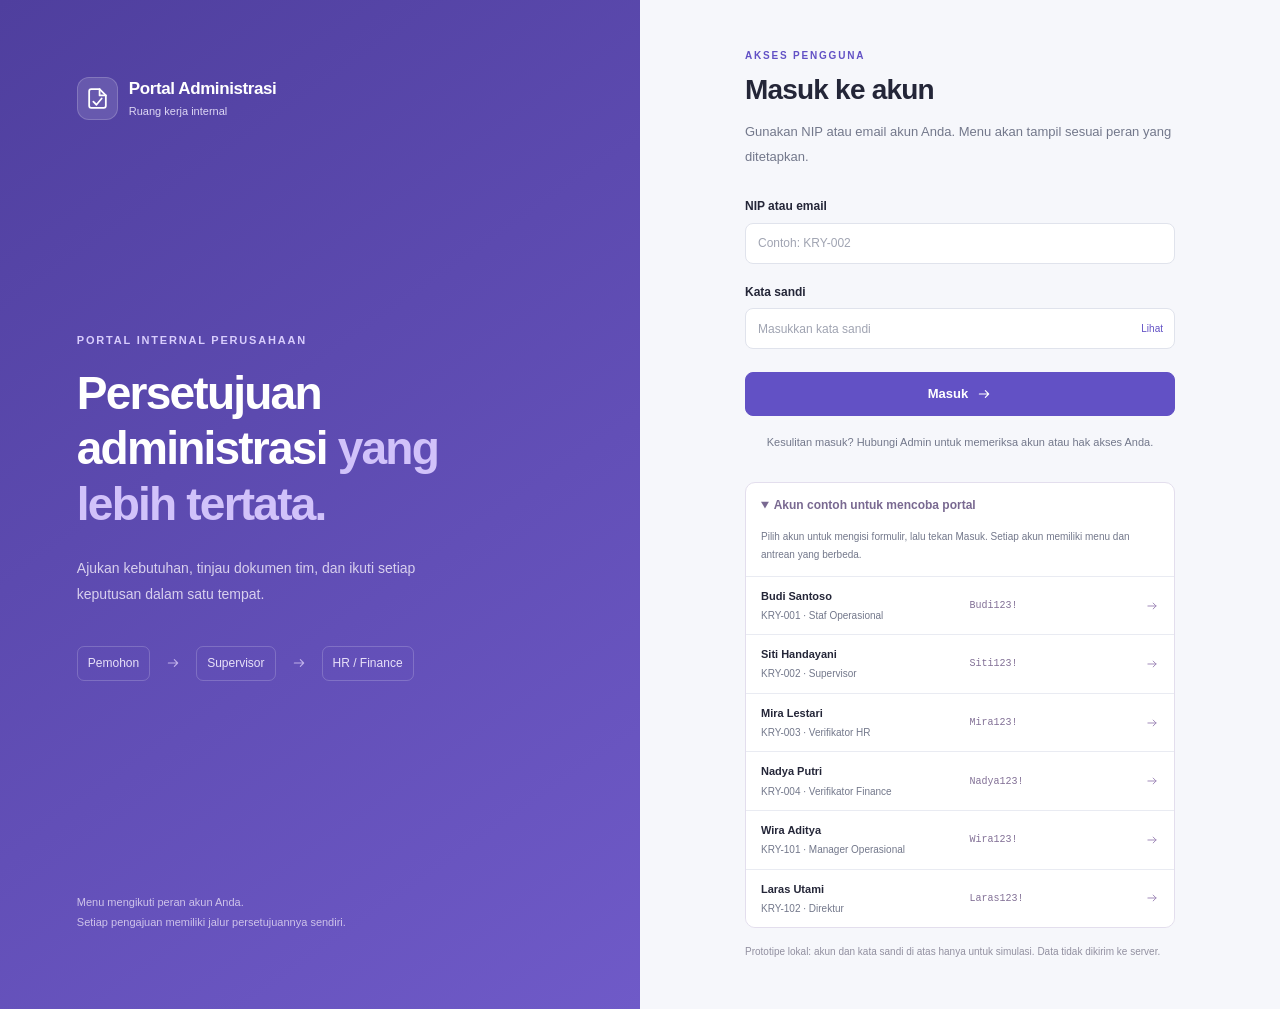
<file: index.html>
<!DOCTYPE html>
<html lang="id">
<head>
  <meta charset="UTF-8">
  <meta name="viewport" content="width=device-width, initial-scale=1.0">
  <meta name="description" content="Portal administrasi dengan menu dan antrean persetujuan sesuai peran akun.">
  <meta name="theme-color" content="#6251c5">
  <title>Portal Administrasi</title>
  <link rel="stylesheet" href="assets/portal.css">
  <script src="assets/portal.js" defer></script>
</head>
<body>
<svg class="sprite" xmlns="http://www.w3.org/2000/svg" aria-hidden="true">
    <defs>
      <symbol id="i-check-file" viewBox="0 0 24 24"><path d="M14 3H6a2 2 0 0 0-2 2v14a2 2 0 0 0 2 2h12a2 2 0 0 0 2-2V9z"/><path d="M14 3v6h6M8 15l3 3 5-6"/></symbol>
      <symbol id="i-user" viewBox="0 0 24 24"><circle cx="12" cy="8" r="4"/><path d="M5 21v-2a7 7 0 0 1 14 0v2"/></symbol>
      <symbol id="i-inbox" viewBox="0 0 24 24"><path d="M4 4h16l2 11v5H2v-5zM2 15h6l2 3h4l2-3h6M8 8h8M9 11h6"/></symbol>
      <symbol id="i-briefcase" viewBox="0 0 24 24"><rect x="3" y="7" width="18" height="14" rx="2"/><path d="M8 7V3h8v4M3 12a22 22 0 0 0 18 0M10 13v3h4v-3"/></symbol>
      <symbol id="i-settings" viewBox="0 0 24 24"><path d="m9 3-.6 2.3-2 .9L4 5.6 2 9l1.7 1.8v2.4L2 15l2 3.4 2.4-.6 2 .9L9 21h6l.6-2.3 2-.9 2.4.6 2-3.4-1.7-1.8v-2.4L22 9l-2-3.4-2.4.6-2-.9L15 3z"/><circle cx="12" cy="12" r="3"/></symbol>
      <symbol id="i-help" viewBox="0 0 24 24"><circle cx="12" cy="12" r="9"/><path d="M9.1 9a3 3 0 0 1 5.8 1c0 2-3 2-3 4M12 17h.01"/></symbol>
      <symbol id="i-arrow" viewBox="0 0 24 24"><path d="M5 12h14m-5-5 5 5-5 5"/></symbol>
      <symbol id="i-chevron" viewBox="0 0 24 24"><path d="m9 5 7 7-7 7"/></symbol>
      <symbol id="i-calendar" viewBox="0 0 24 24"><rect x="3" y="5" width="18" height="16" rx="2"/><path d="M16 3v4M8 3v4M3 11h18M8 15h2M14 15h2"/></symbol>
      <symbol id="i-download" viewBox="0 0 24 24"><path d="M12 3v12m-5-5 5 5 5-5M4 16v5h16v-5"/></symbol>
      <symbol id="i-clock" viewBox="0 0 24 24"><circle cx="12" cy="12" r="9"/><path d="M12 7v5l3 2"/></symbol>
      <symbol id="i-check" viewBox="0 0 24 24"><path d="m5 12 4 4L19 6"/></symbol>
      <symbol id="i-check-circle" viewBox="0 0 24 24"><circle cx="12" cy="12" r="9"/><path d="m8 12 3 3 5-6"/></symbol>
      <symbol id="i-return" viewBox="0 0 24 24"><path d="m8 5-5 5 5 5M3 10h11a6 6 0 0 1 0 12"/></symbol>
      <symbol id="i-close" viewBox="0 0 24 24"><path d="m6 6 12 12M6 18 18 6"/></symbol>
      <symbol id="i-search" viewBox="0 0 24 24"><circle cx="10.5" cy="10.5" r="6.5"/><path d="m16 16 5 5"/></symbol>
      <symbol id="i-file" viewBox="0 0 24 24"><path d="M14 3H6a2 2 0 0 0-2 2v14a2 2 0 0 0 2 2h12a2 2 0 0 0 2-2V9zM14 3v6h6M8 13h8M8 17h5"/></symbol>
      <symbol id="i-wallet" viewBox="0 0 24 24"><path d="M20 8V5H5a3 3 0 0 0 0 6h16v10H5a3 3 0 0 1-3-3V8m19 6h-6v4h6"/><path d="M16 5V2L5 5"/></symbol>
      <symbol id="i-shield" viewBox="0 0 24 24"><path d="m12 3 8 3v6c0 5-8 9-8 9s-8-4-8-9V6zM8 12l3 3 5-6"/></symbol>
      <symbol id="i-menu" viewBox="0 0 24 24"><path d="M4 6h16M4 12h16M4 18h16"/></symbol>
      <symbol id="i-logout" viewBox="0 0 24 24"><path d="M9 4H4v16h5M9 12h12m-4-4 4 4-4 4"/></symbol>
      <symbol id="i-paperclip" viewBox="0 0 24 24"><path d="m8 13 7-7a3 3 0 0 1 4 4L9 20a5 5 0 0 1-7-7L13 2m-8 14 11-11"/></symbol>
    </defs>
  </svg>
  <a class="skip-link" href="#main-content">Lewati ke konten utama</a>
  <div id="app"></div>
  <div id="dialog-root"></div>
  <div class="toast" id="toast" hidden><svg class="icon" aria-hidden="true"><use href="#i-check-circle"/></svg><span id="toast-message" role="status" aria-live="polite" aria-atomic="true"></span><button class="icon-button" id="dismiss-toast" type="button" aria-label="Tutup pemberitahuan"><svg class="icon" aria-hidden="true"><use href="#i-close"/></svg></button></div>
  <noscript>Aktifkan JavaScript untuk masuk ke akun dan menggunakan portal administrasi.</noscript>
</body>
</html>
</file>
<file: assets/portal.css>
:root {
      color-scheme: light;
      --bg: #f6f7fb; --surface: #fff; --ink: #242638; --muted: #73788b;
      --line: #e9ebf2; --purple: #6251c5; --purple-dark: #4d3ca7;
      --purple-soft: #f0edfc; --green: #238668; --amber: #a86b15; --red: #bf4a5a;
      --radius: 16px; --shadow: 0 4px 20px #24263804;
    }
    * { box-sizing: border-box; }
    body { margin: 0; background: var(--bg); color: var(--ink); font: 14px/1.55 "Inter", "Segoe UI", Arial, sans-serif; }
    button, input, select, textarea { font: inherit; }
    button, a, input, select, textarea { -webkit-tap-highlight-color: transparent; }
    button, select { cursor: pointer; }
    button { color: inherit; }
    button, a { touch-action: manipulation; }
    a { color: inherit; text-decoration: none; }
    button { border: 0; }
    button:disabled { cursor: wait; opacity: .6; }
    :focus-visible { outline: 3px solid #a99ce9; outline-offset: 4px; }
    [hidden] { display: none !important; }
    h1, h2, h3, p { margin: 0; }
    .icon { width: 20px; height: 20px; flex: 0 0 auto; fill: none; stroke: currentColor; stroke-width: 1.7; stroke-linecap: round; stroke-linejoin: round; }
    .sprite, .sr-only { position: absolute; width: 1px; height: 1px; padding: 0; overflow: hidden; clip-path: inset(50%); white-space: nowrap; }
    .skip-link { position: fixed; z-index: 100; top: -80px; left: 16px; padding: 12px 20px; background: var(--purple); color: white; border-radius: 8px; opacity: 0; }
    .skip-link:focus { top: 12px; opacity: 1; }
    .app-shell { display: flex; min-height: 100vh; }
    .sidebar { position: fixed; inset: 0 auto 0 0; z-index: 30; width: 248px; background: white; border-right: 1px solid var(--line); display: flex; flex-direction: column; padding: 30px 14px 18px; overflow-y: auto; }
    .brand { display: flex; gap: 11px; align-items: center; padding: 0 10px 33px; }
    .brand-mark { display: grid; place-items: center; width: 41px; height: 43px; color: white; background: var(--purple); border-radius: 12px; box-shadow: 0 5px 12px #6251c523; }
    .brand-mark .icon { width: 25px; height: 25px; }
    .brand-name { display: block; font-size: 15px; font-weight: 750; letter-spacing: -.4px; line-height: 1.4; }
    .brand-caption { display: block; margin-top: 2px; color: var(--muted); font-size: 11px; }
    .nav-label { color: #9699a8; font-size: 10px; font-weight: 700; letter-spacing: 1.5px; margin: 9px 15px 13px; }
    .nav-link { display: flex; align-items: center; gap: 10px; padding: 13px 12px; margin-bottom: 6px; color: #777b8d; border-radius: 9px; font-size: 12px; font-weight: 550; transition: background .16s, color .16s; }
    .nav-link:hover { background: #f7f6fb; color: var(--purple); }
    .nav-link.active { background: var(--purple-soft); color: var(--purple); font-weight: 650; }
    .nav-link .icon { width: 18px; height: 18px; }
    .nav-count { margin-left: auto; display: grid; place-items: center; min-width: 21px; height: 21px; padding: 0 5px; border-radius: 6px; background: var(--purple); color: white; font-size: 10px; }
    .sidebar-bottom { margin-top: auto; padding-top: 60px; }
    .help-card { margin: 0 9px 24px; padding: 17px; background: #f8f7fc; border: 1px solid #eeebf8; border-radius: 12px; }
    .help-card > .icon { color: var(--purple); margin-bottom: 7px; }
    .help-card h2 { font-size: 12px; margin-bottom: 5px; }
    .help-card p { font-size: 11px; line-height: 1.75; color: var(--muted); }
    .text-button { padding: 0; background: transparent; color: var(--purple); font-size: 12px; font-weight: 600; }
    .help-card .text-button { margin-top: 11px; }
    .sidebar-profile { border-top: 1px solid var(--line); padding: 18px 10px 5px; display: flex; align-items: center; gap: 10px; }
    .avatar { display: grid; place-items: center; flex: 0 0 auto; width: 36px; height: 36px; border-radius: 50%; font-size: 12px; font-weight: 700; color: var(--purple); background: #eae5fa; }
    .profile-name { font-size: 12px; font-weight: 650; }
    .profile-role { font-size: 10px; color: var(--muted); margin-top: 1px; }
    .sidebar-profile .icon-button { margin-left: auto; color: #9295a3; }
    main { width: calc(100% - 248px); margin-left: 248px; min-width: 0; }
    .topbar { height: 84px; background: #ffffffc9; border-bottom: 1px solid var(--line); display: flex; align-items: center; justify-content: space-between; gap: 20px; padding: 0 38px; }
    .breadcrumb, .topbar-right { display: flex; align-items: center; gap: 13px; }
    .breadcrumb { font-size: 12px; color: var(--muted); }
    .breadcrumb .icon { width: 14px; height: 14px; color: #aeb1bd; }
    .breadcrumb strong { font-weight: 550; color: #4b4e60; }
    .today { display: flex; align-items: center; gap: 8px; color: var(--muted); font-size: 11px; }
    .today .icon { width: 16px; height: 16px; }
    .topbar-profile { display: flex; align-items: center; gap: 10px; padding-left: 22px; margin-left: 6px; border-left: 1px solid var(--line); }
    .page-content { max-width: 1480px; padding: 33px 38px 22px; margin: 0 auto; }
    .page-heading { display: flex; align-items: center; justify-content: space-between; gap: 20px; margin-bottom: 25px; }
    .eyebrow { color: var(--purple); font-size: 10px; font-weight: 750; letter-spacing: 1.8px; margin-bottom: 7px; }
    h1 { font-size: clamp(24px, 2.2vw, 31px); line-height: 1.3; font-weight: 700; letter-spacing: -.9px; }
    .subtitle { margin-top: 8px; font-size: 13px; color: var(--muted); }
    .button { display: inline-flex; align-items: center; justify-content: center; gap: 8px; min-height: 39px; padding: 9px 15px; border: 1px solid var(--line); border-radius: 8px; background: white; font-size: 11px; font-weight: 600; white-space: nowrap; transition: background .16s, box-shadow .16s; }
    .button:hover { background: #f6f5fc; border-color: #d5cfee; }
    .button .icon { width: 16px; height: 16px; }
    .button-primary { color: white; background: var(--purple); border-color: var(--purple); }
    .button-primary:hover { background: var(--purple-dark); border-color: var(--purple-dark); }
    .button-danger { color: white; background: var(--red); border-color: var(--red); }
    .button-danger:hover { background: #a13949; border-color: #a13949; }
    .welcome { display: flex; align-items: center; gap: 17px; padding: 21px 24px; border: 1px solid #e6e0f9; background: #f0edfbd9; border-radius: var(--radius); margin-bottom: 23px; }
    .welcome-icon { display: grid; place-items: center; width: 45px; height: 45px; flex: 0 0 auto; color: var(--purple); background: white; border-radius: 13px; }
    .welcome-icon .icon { width: 24px; height: 24px; }
    .welcome h2 { font-size: 14px; font-weight: 650; color: #44397f; }
    .welcome p { margin-top: 4px; color: #8278a1; font-size: 11px; }
    .snapshot { margin-left: auto; padding-left: 12px; color: #817795; text-align: right; font-size: 10px; line-height: 1.8; white-space: nowrap; }
    .snapshot strong { display: block; font-size: 11px; color: #64567f; font-weight: 550; }
    .stats { display: grid; grid-template-columns: repeat(4, minmax(0, 1fr)); gap: 17px; margin-bottom: 27px; }
    .stat { padding: 20px; background: white; border: 1px solid var(--line); border-radius: 13px; box-shadow: var(--shadow); }
    .stat-top { display: flex; align-items: center; justify-content: space-between; gap: 6px; }
    .stat-label { font-size: 12px; color: #787b8e; }
    .stat-icon { display: grid; place-items: center; width: 30px; height: 30px; border-radius: 9px; }
    .stat-icon .icon { width: 16px; height: 16px; }
    .stat-icon.amber { color: var(--amber); background: #fff5e3; }
    .stat-icon.green { color: var(--green); background: #eaf7f1; }
    .stat-icon.purple { color: var(--purple); background: var(--purple-soft); }
    .stat-icon.red { color: var(--red); background: #fceef1; }
    .stat-value { display: block; font-size: 29px; font-weight: 650; letter-spacing: -1px; line-height: 1.3; margin: 7px 0 5px; font-variant-numeric: tabular-nums; }
    .stat-description { font-size: 11px; color: #808597; }
    .queue-panel { background: white; border: 1px solid var(--line); border-radius: var(--radius); box-shadow: var(--shadow); overflow: hidden; }
    .queue-heading { padding: 22px 24px 0; display: flex; justify-content: space-between; align-items: center; gap: 12px; }
    .queue-heading h2 { font-size: 15px; font-weight: 650; letter-spacing: -.2px; }
    .queue-heading p { color: var(--muted); font-size: 12px; margin-top: 4px; }
    .small-label { font-size: 10px; color: #9296a6; display: inline-flex; align-items: center; gap: 6px; }
    .dot { width: 6px; height: 6px; display: inline-block; border-radius: 50%; background: currentColor; flex: 0 0 auto; }
    .tabs { display: flex; gap: 26px; padding: 0 24px; border-bottom: 1px solid var(--line); margin-top: 20px; }
    .tab { display: inline-flex; align-items: center; gap: 8px; border-bottom: 2px solid transparent; padding: 12px 0; background: none; font-size: 12px; font-weight: 550; color: var(--muted); }
    .tab[aria-pressed="true"] { color: var(--purple); border-bottom-color: var(--purple); }
    .tab-count { padding: 1px 6px; border-radius: 5px; background: #f0f1f6; color: #828697; font-size: 9px; }
    .tab[aria-pressed="true"] .tab-count { background: var(--purple-soft); color: var(--purple); }
    .filters { display: flex; align-items: center; gap: 10px; padding: 18px 24px; }
    .search-field { position: relative; max-width: 330px; flex: 1; min-width: 160px; }
    .search-field .icon { position: absolute; left: 12px; top: 11px; width: 16px; height: 16px; color: #9297a8; pointer-events: none; }
    input[type="search"], select { width: 100%; min-height: 38px; border: 1px solid #e6e8ef; border-radius: 7px; color: #575d71; background: white; font-size: 12px; }
    input[type="search"] { padding: 9px 12px 9px 36px; }
    input::placeholder { color: #a0a4b2; }
    select { width: auto; max-width: 185px; padding: 8px 28px 8px 12px; }
    .sort-field { margin-left: auto; }
    .table-scroll { overflow-x: auto; }
    table { width: 100%; border-collapse: collapse; text-align: left; font-size: 11px; }
    caption { text-align: left; }
    thead { background: #fafbfe; color: #969bad; }
    th { font-size: 10px; letter-spacing: .65px; text-transform: uppercase; font-weight: 650; padding: 13px 20px; border-block: 1px solid #f0f1f6; }
    th:first-child, td:first-child { padding-left: 24px; }
    th:last-child, td:last-child { padding-right: 24px; }
    td { padding: 21px 20px; border-bottom: 1px solid #f0f1f6; vertical-align: middle; }
    tbody tr:last-child td { border-bottom: 0; }
    tbody tr:hover { background: #fdfcfe; }
    .request-cell { display: flex; align-items: center; gap: 11px; min-width: 200px; }
    .request-icon { display: grid; place-items: center; flex: 0 0 auto; width: 35px; height: 39px; border: 1px solid #ebe7f6; border-radius: 9px; background: #f7f5fd; color: #9180c6; }
    .request-icon.finance { color: #659a96; background: #f0f8f7; border-color: #e1efed; }
    .request-icon .icon { width: 18px; height: 18px; }
    .request-title { font-size: 12px; font-weight: 650; color: #3d4054; margin-bottom: 4px; }
    .request-meta { font-size: 10px; color: #808698; }
    .person-cell { display: flex; align-items: center; gap: 8px; white-space: nowrap; }
    .person-cell .avatar { width: 28px; height: 28px; font-size: 9px; color: #8375a8; background: #f0edf7; }
    .person-cell .avatar.teal { color: #538c8a; background: #e9f4f2; }
    .person-name { font-size: 11px; font-weight: 550; }
    .person-dept { font-size: 10px; color: #808698; margin-top: 2px; }
    .date-primary { color: #697084; font-size: 11px; white-space: nowrap; }
    .date-secondary { color: #808698; font-size: 10px; margin-top: 3px; }
    .badge { display: inline-flex; align-items: center; gap: 5px; padding: 5px 8px; background: #fff6e5; color: var(--amber); border: 1px solid #faedd4; border-radius: 6px; font-size: 10px; font-weight: 550; white-space: nowrap; }
    .badge.approved { color: var(--green); background: #edf8f2; border-color: #ddf0e5; }
    .badge.returned { color: var(--purple); background: #f2effc; border-color: #e9e3fa; }
    .badge.rejected { color: var(--red); background: #fceff1; border-color: #f7e0e5; }
    .review-button { padding: 7px 11px; min-height: 34px; background: #f8f6fe; color: var(--purple); border-color: #e8e2f8; font-size: 11px; }
    .review-button .icon { width: 13px; height: 13px; }
    .queue-footer { display: flex; align-items: center; justify-content: space-between; gap: 12px; padding: 15px 24px; border-top: 1px solid var(--line); color: #808698; font-size: 11px; }
    .queue-footer strong { color: #696f82; font-weight: 550; }
    .empty-state { text-align: center; padding: 45px 20px; }
    .empty-state > .icon { color: #aea5d0; width: 34px; height: 34px; margin-bottom: 11px; }
    .empty-state h3 { font-size: 14px; margin-bottom: 6px; }
    .empty-state p { font-size: 12px; color: var(--muted); }
    .empty-state .text-button { margin-top: 14px; }
    .support-grid { display: grid; grid-template-columns: 1.45fr 1fr; gap: 20px; margin-top: 23px; }
    .support-card { min-width: 0; padding: 22px 24px; border: 1px solid var(--line); background: white; border-radius: 13px; }
    .support-card h2 { font-size: 12px; font-weight: 650; }
    .support-card > p { font-size: 10px; color: var(--muted); margin-top: 4px; }
    .workflow { display: flex; align-items: center; gap: 9px; margin-top: 22px; }
    .workflow-step { display: flex; align-items: center; gap: 8px; }
    .step-number { display: grid; place-items: center; width: 27px; height: 27px; border: 1px solid var(--line); border-radius: 50%; color: #9da2b2; font-size: 10px; flex: 0 0 auto; }
    .workflow-step.current .step-number { color: white; background: var(--purple); border-color: var(--purple); box-shadow: 0 0 0 4px var(--purple-soft); }
    .step-name { font-size: 10px; font-weight: 550; white-space: nowrap; color: #858b9d; }
    .workflow-step.current .step-name { color: var(--purple); }
    .step-line { flex: 1; min-width: 12px; height: 1px; background: #e7e6f1; }
    .guidance { display: flex; gap: 13px; background: #fcfcfe; }
    .guidance > .icon { width: 23px; height: 23px; color: #9c91c6; margin-top: 1px; }
    .guidance p { color: #878c9d; font-size: 10px; line-height: 1.8; margin-top: 6px; }
    .guidance .text-button { font-size: 10px; margin-top: 11px; display: inline-flex; align-items: center; gap: 5px; }
    .guidance .text-button .icon { width: 12px; height: 12px; }
    .page-footer { display: flex; justify-content: space-between; align-items: center; gap: 12px; color: #999dad; font-size: 10px; margin-top: 24px; }
    .demo-note { display: flex; align-items: center; gap: 7px; flex-wrap: wrap; }
    .demo-tag { padding: 2px 6px; background: #eeedf4; border-radius: 4px; color: #888298; font-size: 9px; font-weight: 600; }
    .page-footer .text-button { color: #888298; font-size: 10px; text-decoration: underline; text-underline-offset: 3px; }
    .icon-button { display: inline-grid; place-items: center; width: 34px; height: 34px; flex: 0 0 auto; background: transparent; border-radius: 8px; }
    .icon-button:hover { background: var(--purple-soft); color: var(--purple); }
    .mobile-toggle, .mobile-close { display: none; }
    .nav-backdrop { position: fixed; inset: 0; background: #23203755; z-index: 29; }
    dialog { border: 1px solid var(--line); border-radius: 18px; padding: 0; background: white; color: var(--ink); box-shadow: 0 24px 100px #211c4733; width: min(650px, calc(100% - 32px)); max-height: calc(100dvh - 40px); overflow: auto; }
    dialog::backdrop { background: #24203366; backdrop-filter: blur(3px); }
    .dialog-header { padding: 23px 26px 19px; display: flex; align-items: flex-start; justify-content: space-between; gap: 20px; border-bottom: 1px solid var(--line); }
    .dialog-header .eyebrow { font-size: 9px; }
    .dialog-header h2 { font-size: 20px; letter-spacing: -.5px; line-height: 1.4; }
    .dialog-header p { margin-top: 5px; color: var(--muted); font-size: 11px; }
    .dialog-body { padding: 22px 26px; }
    .detail-status { display: flex; align-items: center; justify-content: space-between; margin-bottom: 20px; gap: 12px; }
    .detail-status .person-cell .avatar { width: 35px; height: 35px; font-size: 11px; }
    .detail-status .person-name { font-size: 12px; }
    .detail-grid { display: grid; grid-template-columns: 1fr 1fr; gap: 15px 22px; padding: 17px; margin: 0; background: #f8f9fc; border: 1px solid var(--line); border-radius: 10px; }
    .detail-grid dt { color: var(--muted); font-size: 10px; margin-bottom: 4px; }
    .detail-grid dd { margin: 0; font-size: 12px; font-weight: 550; }
    .detail-description { margin-top: 20px; }
    .detail-description h3, .decision-history h3 { font-size: 12px; margin-bottom: 7px; }
    .detail-description p { font-size: 12px; color: #777d8e; line-height: 1.8; }
    .attachment-note { display: flex; gap: 7px; align-items: center; color: #9499aa; font-size: 10px; margin-top: 12px; }
    .attachment-note .icon { width: 14px; height: 14px; }
    .decision-form { border-top: 1px solid var(--line); padding: 20px 26px 23px; }
    fieldset { padding: 0; margin: 0 0 17px; border: 0; }
    legend { font-size: 12px; font-weight: 650; padding: 0; margin-bottom: 11px; }
    .decision-options { display: grid; grid-template-columns: repeat(3, 1fr); gap: 10px; }
    .decision-option { position: relative; cursor: pointer; display: flex; align-items: flex-start; gap: 8px; padding: 12px 10px; border: 1px solid var(--line); border-radius: 9px; }
    .decision-option:has(input:checked) { border-color: var(--purple); background: #f7f5fe; }
    .decision-option input { margin: 3px 0 0; accent-color: var(--purple); }
    .decision-option strong { display: block; font-size: 11px; font-weight: 600; }
    .decision-option small { display: block; color: var(--muted); font-size: 9px; margin-top: 3px; }
    .note-label { display: flex; justify-content: space-between; align-items: center; gap: 8px; margin-bottom: 8px; font-size: 12px; font-weight: 600; }
    .note-label span { font-size: 10px; color: var(--muted); font-weight: 400; }
    textarea { display: block; width: 100%; min-height: 100px; max-height: 220px; resize: vertical; padding: 12px; border: 1px solid #dfe2eb; border-radius: 8px; font-size: 12px; line-height: 1.7; color: var(--ink); }
    textarea[aria-invalid="true"] { border-color: var(--red); }
    .note-help { font-size: 10px; color: var(--muted); margin-top: 6px; }
    .note-error { color: var(--red); font-size: 11px; margin-top: 6px; }
    .dialog-actions { display: flex; gap: 9px; justify-content: flex-end; align-items: center; margin-top: 20px; }
    .decision-history { margin: 0 26px 24px; padding: 17px; background: #f8f7fc; border: 1px solid #ece8f6; border-radius: 10px; }
    .decision-history .history-note { white-space: pre-wrap; overflow-wrap: anywhere; font-size: 12px; color: #696580; margin-top: 9px; }
    .decision-history .history-meta { font-size: 10px; color: #9993a9; margin-top: 13px; }
    .info-dialog { width: min(440px, calc(100% - 32px)); }
    .info-dialog .dialog-body { font-size: 12px; color: var(--muted); line-height: 1.9; }
    .info-dialog ol { padding-left: 19px; margin: 0; }
    .info-dialog li + li { margin-top: 9px; }
    .info-dialog .dialog-actions { padding: 0 26px 23px; margin-top: 0; }
    .toast { position: fixed; z-index: 100; bottom: 25px; right: 25px; width: max-content; max-width: min(470px, calc(100% - 32px)); display: flex; align-items: center; gap: 10px; padding: 14px 16px; color: #f7f5ff; background: #34304d; border: 1px solid #ffffff20; border-radius: 11px; box-shadow: 0 6px 30px #24263825; font-size: 12px; }
    .toast > .icon { width: 18px; height: 18px; color: #c8baf8; }
    .toast .icon-button { color: #d5d0e2; width: 27px; height: 27px; }
    .toast .icon-button .icon { width: 15px; height: 15px; }
    .logged-out { min-height: 100vh; display: grid; place-items: center; padding: 24px; }
    .logged-out-card { text-align: center; max-width: 420px; background: white; border: 1px solid var(--line); border-radius: 20px; padding: 38px; }
    .logged-out-card .brand-mark { margin: 0 auto 20px; }
    .logged-out-card h1 { font-size: 24px; }
    .logged-out-card p { font-size: 12px; color: var(--muted); margin: 12px 0 22px; }
    noscript { display: block; padding: 15px; color: #895e19; background: #fff4da; border-radius: 8px; margin-bottom: 16px; }
    @media (min-width: 1600px) { .page-content { padding-top: 42px; } .stats { margin-bottom: 30px; } td { padding-block: 26px; } }
    @media (max-width: 1250px) { .sidebar { width: 225px; padding-inline: 13px; } main { margin-left: 225px; width: calc(100% - 225px); } .topbar { padding-inline: 26px; } .page-content { padding: 28px 26px 22px; } .topbar-profile .profile-details { display: none; } .stats { gap: 12px; } .stat { padding: 16px; } td, th { padding-inline: 13px; } .support-grid { grid-template-columns: 1.3fr 1fr; } .support-card { padding: 20px; } }
    @media (max-width: 1040px) { .sidebar { width: 248px; transform: translateX(-100%); transition: transform .2s; } .sidebar.is-open { transform: translateX(0); box-shadow: 10px 0 50px #24263815; } main { margin-left: 0; width: 100%; } .mobile-toggle, .mobile-close { display: inline-grid; } .mobile-close { position: absolute; top: 10px; right: 9px; color: var(--muted); } .topbar { height: 72px; } .breadcrumb { margin-right: auto; } .topbar-right { gap: 10px; } .sidebar-bottom { padding-top: 30px; } }
    @media (max-width: 700px) { .topbar { padding-inline: 16px; gap: 10px; } .topbar .breadcrumb > span, .breadcrumb > .icon, .today { display: none; } .topbar-profile { border: 0; padding-left: 0; margin-left: 0; } .topbar-profile .avatar { width: 32px; height: 32px; font-size: 11px; } .page-content { padding: 25px 16px 20px; } .page-heading { align-items: flex-start; margin-bottom: 21px; } h1 { font-size: 25px; } .subtitle { font-size: 11px; max-width: 240px; } .export-button { min-width: 37px; padding: 9px; margin-top: 23px; } .export-button span { display: none; } .welcome { padding: 17px; gap: 12px; margin-bottom: 17px; } .welcome h2 { font-size: 12px; } .welcome p { font-size: 10px; } .welcome-icon { width: 36px; height: 39px; border-radius: 10px; } .snapshot { display: none; } .stats { grid-template-columns: repeat(2, 1fr); gap: 10px; margin-bottom: 20px; } .stat { padding: 15px; } .stat-value { font-size: 26px; margin-top: 3px; } .stat-label { font-size: 10px; } .queue-heading { padding: 19px 17px 0; } .queue-heading .small-label { display: none; } .tabs { padding-inline: 17px; margin-top: 15px; } .filters { flex-wrap: wrap; padding: 15px 17px; gap: 9px; } .search-field { flex: 1 1 100%; max-width: none; } .filter-field, .sort-field { width: calc(50% - 5px); margin: 0; } .filter-field select, .sort-field select { width: 100%; max-width: none; } table { min-width: 780px; } .queue-footer { padding: 13px 17px; font-size: 9px; } .support-grid { grid-template-columns: 1fr; gap: 13px; margin-top: 18px; } .support-card { padding: 19px; } .page-footer { align-items: flex-start; gap: 15px; margin-top: 20px; } .page-footer .text-button { white-space: nowrap; margin-top: 2px; } .demo-note { font-size: 9px; gap: 5px; } .toast { bottom: 16px; right: 16px; font-size: 11px; } }
    @media (max-width: 460px) { dialog { max-height: calc(100dvh - 24px); width: calc(100% - 24px); } .dialog-header { padding: 20px; } .dialog-header h2 { font-size: 18px; } .dialog-body, .decision-form { padding: 20px; } .detail-status { align-items: flex-start; flex-wrap: wrap; } .detail-grid { gap: 13px; padding: 13px; } .detail-grid dd { font-size: 11px; } .decision-options { grid-template-columns: 1fr; gap: 7px; } .decision-option { padding: 10px 12px; align-items: center; } .decision-option input { margin-top: 0; } .decision-option small { display: inline; margin-left: 7px; } .decision-option strong { display: inline; } .decision-history { margin-inline: 20px; } .queue-footer > span:last-child { max-width: 90px; text-align: right; } .step-name { font-size: 9px; } .workflow { gap: 8px; } .workflow-step { gap: 6px; } }
    @media (max-width: 700px) { .workflow-step { flex: 1; flex-direction: column; align-items: center; gap: 10px; text-align: center; } .step-name { white-space: normal; font-size: 10px; max-width: 100px; } .step-line { flex: 0 1 20px; margin-top: 13px; min-width: 8px; } .workflow { align-items: flex-start; } .tab { font-size: 11px; } }
    @media (prefers-reduced-motion: reduce) { *, *::before, *::after { transition: none !important; scroll-behavior: auto !important; } }
    @media print { .sidebar, .topbar, .export-button, .welcome, .filters, .support-grid, .page-footer, .toast, .nav-backdrop, dialog, td:last-child, th:last-child { display: none !important; } main { width: 100%; margin: 0; } .page-content { padding: 0; } body { background: white; } .queue-panel, .stat { box-shadow: none; break-inside: avoid; } table { min-width: 0; } }

/* Menu berdasarkan kewenangan; warna dan komponen mengikuti halaman atasan awal. */
.nav-link > span:not(.nav-count) { flex: 1; }
.sidebar nav + .nav-label { margin-top: 19px; }
.sidebar-bottom { padding-top: 25px; }
.sidebar .help-card { padding: 13px; margin-bottom: 17px; }
.sidebar .help-card p { font-size: 10px; }
.sidebar .help-card > .icon { display: none; }
.sidebar-profile .profile-role { max-width: 140px; }
.nav-count { flex-shrink: 0; }
.tab[aria-current="page"] { color: var(--purple); border-bottom-color: var(--purple); }
.tab[aria-current="page"] .tab-count { background: var(--purple-soft); color: var(--purple); }
.list-tabs { overflow-x: auto; scrollbar-width: thin; }
.list-tabs .tab { flex-shrink: 0; white-space: nowrap; }
.list-tabs .tab[aria-selected="true"] { color: var(--purple); border-bottom-color: var(--purple); }
.list-tabs .tab[aria-selected="true"] .tab-count { background: var(--purple-soft); color: var(--purple); }
.list-actions .export-button { margin-top: 0; }
.filters { flex-wrap: wrap; }
.account-pill { display: inline-flex; align-items: center; gap: 6px; background: var(--purple-soft); color: var(--purple); padding: 5px 9px; border-radius: 6px; font-size: 10px; }
.button-row { display: flex; flex-wrap: wrap; gap: 10px; }
.muted { color: var(--muted); }
.section-heading { font-size: 14px; font-weight: 650; }
.page-heading .button-row { justify-content: flex-end; }
.queue-panel + .queue-panel { margin-top: 20px; }
.table-note { max-width: 190px; overflow: hidden; text-overflow: ellipsis; white-space: nowrap; margin-top: 4px; color: var(--muted); font-size: 10px; }
.badge.pending { color: var(--amber); }
.badge.draft { color: #797d8d; background: #f1f2f6; border-color: #e7e9ef; }
.badge.returned { white-space: normal; min-width: 120px; max-width: 190px; }
.queue-footer { flex-wrap: wrap; }
.queue-tabs-description { color: var(--muted); font-size: 11px; padding: 15px 24px; background: #fafafe; border-bottom: 1px solid var(--line); }
.filter-date { max-width: 150px; }
.date-field { font: inherit; background: white; border: 1px solid var(--line); border-radius: 7px; color: #575d71; padding: 8px 10px; min-height: 38px; font-size: 12px; }
.filters .filter-field { display: flex; align-items: center; }
.filters .button { font-size: 10px; }
.filters label:not(.sr-only) { font-size: 11px; }
.filter-summary { font-size: 10px; color: var(--muted); padding: 0 24px 14px; }
.empty-state .button { margin-top: 15px; }
.stat h2 { font-weight: 500; }
.decision-history h3 { line-height: 1.7; }
.review-route { margin-top: 18px; }
.route-path { display: flex; flex-wrap: wrap; align-items: center; gap: 7px; margin-top: 12px; }
.route-chip { padding: 5px 10px; background: #f3f4f8; color: #808597; border-radius: 6px; font-size: 10px; }
.route-chip.current { color: var(--purple); background: var(--purple-soft); border: 1px solid #ddd6f4; }
.route-chip.done { color: var(--green); background: #edf8f2; }
.route-path > .icon { width: 12px; height: 12px; color: #b4b5c2; }
.route-explanation { font-size: 11px; line-height: 1.8; margin-top: 13px; color: var(--muted); }
.review-checklist { margin: 18px 0; padding: 15px; border: 1px solid var(--line); border-radius: 10px; background: #fafafe; }
.review-checklist legend { padding: 0 5px; font-size: 12px; }
.checklist-item { display: flex; align-items: flex-start; gap: 9px; font-size: 12px; color: #62677b; margin: 9px 0; }
.checklist-item input { accent-color: var(--purple); margin-top: 3px; width: 15px; height: 15px; }
.checklist-message { font-size: 11px; color: var(--muted); margin-top: 8px; }
.inline-alert { padding: 12px 14px; border: 1px solid #ecd9a8; background: #fff8e8; color: #9a7027; border-radius: 8px; font-size: 12px; line-height: 1.8; margin-top: 16px; }
.inline-alert.error { background: #fff0f2; border-color: #f0d0d8; color: #ae4054; }
.inline-alert.info { background: #f5f2ff; color: #746497; border-color: #e6dff8; }
.review-attachments { margin-top: 19px; }
.review-attachments h3 { margin-bottom: 10px; font-size: 12px; }
.attachment-item { display: flex; align-items: center; gap: 10px; background: #fafafe; border: 1px solid var(--line); border-radius: 8px; padding: 11px; margin-top: 8px; min-width: 0; }
.attachment-item > .icon { color: #9989bf; width: 18px; height: 18px; }
.attachment-item .file-info { flex: 1; min-width: 0; }
.file-info strong { display: block; overflow-wrap: anywhere; font-size: 11px; font-weight: 550; }
.file-info small { font-size: 10px; color: var(--muted); }
.attachment-item .text-button { font-size: 10px; }
.activity-list { list-style: none; padding: 0; margin: 15px 0 0; }
.activity-list li { padding: 0 0 17px 20px; margin-left: 5px; border-left: 1px solid #e3ddf0; position: relative; }
.activity-list li:last-child { padding-bottom: 0; }
.activity-list li::before { content: ''; width: 7px; height: 7px; position: absolute; left: -4px; top: 6px; border-radius: 50%; background: #9984ca; outline: 3px solid white; }
.activity-title { font-size: 11px; font-weight: 600; }
.activity-meta { font-size: 10px; color: var(--muted); margin-top: 3px; }
.activity-note { font-size: 11px; line-height: 1.8; color: #737188; margin-top: 7px; white-space: pre-wrap; overflow-wrap: anywhere; }
.activity-status { font-size: 10px; color: #9492a6; margin-top: 5px; }
.confirmation-preview { white-space: pre-wrap; overflow-wrap: anywhere; background: #f7f5fc; border: 1px solid #e9e3f4; padding: 12px; border-radius: 8px; margin-top: 13px; color: #6d627f; font-size: 11px; }
.form-layout { display: grid; grid-template-columns: minmax(0,1fr) 265px; gap: 22px; align-items: start; }
.form-panel { background: white; border: 1px solid var(--line); border-radius: var(--radius); padding: 24px; min-width: 0; }
.form-panel-header { display: flex; align-items: center; justify-content: space-between; gap: 10px; margin-bottom: 21px; }
.form-panel-header h2 { font-size: 15px; }
.form-panel-header > span { font-size: 10px; color: var(--muted); }
.category-grid { display: grid; grid-template-columns: repeat(3,1fr); gap: 12px; margin-bottom: 22px; }
.category-button { text-align: left; padding: 15px 14px; border: 1px solid var(--line); background: white; border-radius: 10px; color: #74788b; }
.category-button[aria-pressed="true"] { background: var(--purple-soft); border-color: #d5caef; color: var(--purple); }
.category-button .icon { width: 19px; height: 19px; margin-bottom: 8px; }
.category-button strong { display: block; font-size: 11px; font-weight: 600; }
.category-button small { display: block; font-size: 10px; color: var(--muted); margin-top: 4px; line-height: 1.7; }
.category-button:disabled { cursor: default; opacity: .6; }
.field-grid { display: grid; grid-template-columns: repeat(2,minmax(0,1fr)); gap: 17px; }
.form-field { min-width: 0; }
.form-field.full { grid-column: 1 / -1; }
.form-field label { display: block; font-size: 12px; font-weight: 550; margin-bottom: 7px; }
.required-mark { color: var(--purple); margin-left: 2px; }
.form-field input, .form-field select { display: block; width: 100%; max-width: none; min-height: 41px; padding: 10px 12px; border: 1px solid #e0e3ec; border-radius: 8px; font-size: 12px; background: white; color: #53586d; }
.form-field textarea { min-height: 105px; }
.form-field input:read-only { background: #f8f9fc; color: #868a9c; }
.field-help { font-size: 10px; color: var(--muted); margin-top: 6px; }
.upload-area { text-align: center; padding: 22px 13px; border: 1px dashed #cfc6e6; border-radius: 9px; background: #fbfaff; margin-top: 18px; }
.upload-area.is-dragging { border-color: var(--purple); background: var(--purple-soft); }
.upload-area .icon { width: 23px; height: 23px; color: #a095bd; margin-bottom: 8px; }
.upload-area p { font-size: 11px; color: #858196; margin-top: 5px; }
.upload-area .text-button { text-decoration: underline; text-underline-offset: 3px; }
.upload-area label { cursor: pointer; display: inline-block; }
.form-side .support-card + .support-card { margin-top: 18px; }
.form-side .support-card p { font-size: 11px; }
.form-actions { display: flex; align-items: center; justify-content: space-between; gap: 12px; margin-top: 24px; padding-top: 19px; border-top: 1px solid var(--line); }
.form-actions > span { font-size: 10px; color: var(--muted); }
.form-actions .button { font-size: 12px; }
.requester-data { margin: 15px 0 0; }
.requester-data dt { font-size: 10px; color: var(--muted); margin-top: 10px; }
.requester-data dd { font-size: 12px; margin: 3px 0 0; }
.profile-layout { display: grid; grid-template-columns: 1.2fr 1fr; gap: 22px; }
.profile-intro { display: flex; align-items: center; gap: 14px; padding-bottom: 22px; margin-bottom: 23px; border-bottom: 1px solid var(--line); }
.profile-intro .avatar { width: 53px; height: 53px; font-size: 17px; }
.profile-intro h2 { font-size: 16px; }
.profile-intro p { font-size: 11px; color: var(--muted); margin-top: 4px; }
.role-card { border: 1px solid #e8e1f6; background: #faf8ff; border-radius: 10px; padding: 15px; margin-top: 14px; }
.role-card h3 { font-size: 13px; color: var(--purple); }
.role-card p { color: var(--muted); font-size: 12px; line-height: 1.8; margin-top: 6px; }
.notifications-list { list-style: none; margin: 0; padding: 0; }
.notification { padding: 21px 24px; border-top: 1px solid var(--line); display: flex; align-items: flex-start; gap: 13px; }
.notification.unread { background: #faf8ff; }
.notification > .stat-icon { flex-shrink: 0; }
.notification-body { flex: 1; min-width: 0; }
.notification h3 { font-size: 12px; font-weight: 600; }
.notification p { font-size: 11px; color: var(--muted); margin-top: 5px; }
.notification .text-button { font-size: 11px; margin-top: 9px; }
.notification time { display: block; font-size: 10px; color: #9994a9; margin-top: 7px; }
.report-card { padding: 27px; background: white; border: 1px solid var(--line); border-radius: 14px; margin-top: 19px; }
.report-card h2 { font-size: 18px; margin-top: 8px; }
.report-top { display: flex; align-items: flex-start; justify-content: space-between; gap: 15px; }
.report-metadata { display: grid; grid-template-columns: repeat(3,1fr); gap: 14px; margin: 24px 0; }
.report-metadata dt { font-size: 11px; color: var(--muted); margin-bottom: 6px; }
.report-metadata dd { margin: 0; font-size: 13px; font-weight: 600; }
.report-card table { min-width: 650px; }
.login-page { width: 100%; margin: 0; min-height: 100vh; display: grid; grid-template-columns: 1fr 1fr; }
.login-hero { background: #5543ad; background: linear-gradient(145deg,#4f3f9e,#6f5ac8); padding: clamp(35px,6vw,100px); display: flex; flex-direction: column; justify-content: space-between; color: white; min-height: 100vh; }
.login-hero .brand { padding: 0; }
.login-hero .brand-mark { color: white; background: #ffffff1f; box-shadow: none; border: 1px solid #ffffff30; }
.login-hero .brand-caption { color: #ddd7f4; }
.login-hero .brand-name { font-size: 17px; }
.login-hero-content { margin: 75px 0; }
.login-hero .eyebrow { color: #d8cdfd; font-size: 11px; }
.login-hero h1 { font-size: clamp(32px,3.6vw,53px); line-height: 1.2; letter-spacing: -1.8px; max-width: 440px; margin-top: 17px; }
.login-hero h1 span { color: #d1c2fa; }
.login-hero-content > p:not(.eyebrow) { margin-top: 23px; color: #d8d0ee; font-size: 14px; line-height: 1.9; max-width: 360px; }
.login-workflow { display: flex; align-items: center; gap: 15px; margin-top: 38px; font-size: 12px; color: #e8e1f9; flex-wrap: wrap; }
.login-workflow .icon { width: 16px; height: 16px; color: #bfb0ea; }
.login-workflow span { padding: 7px 10px; border: 1px solid #ffffff30; border-radius: 7px; }
.login-hero-footer { font-size: 11px; line-height: 1.8; color: #cec3ea; }
.login-panel { padding: 48px clamp(25px,6vw,85px); display: flex; align-items: center; justify-content: center; background: var(--bg); }
.login-card { width: 100%; max-width: 430px; }
.login-card h2 { font-size: 28px; letter-spacing: -.8px; line-height: 1.3; margin-top: 8px; }
.login-card .subtitle { font-size: 13px; line-height: 1.9; margin-top: 12px; }
.login-form { margin-top: 28px; }
.login-form .form-field + .form-field { margin-top: 19px; }
.login-form .button-primary { width: 100%; font-size: 13px; min-height: 44px; margin-top: 23px; }
.password-field { position: relative; }
.password-field input { padding-right: 54px; }
.password-toggle { position: absolute; right: 9px; top: 7px; background: transparent; color: var(--purple); font-size: 10px; padding: 6px 3px; }
.login-help { font-size: 11px; color: var(--muted); text-align: center; line-height: 1.8; margin-top: 17px; }
.demo-accounts { margin-top: 29px; border: 1px solid #e3deed; border-radius: 10px; background: white; }
.demo-accounts summary { cursor: pointer; padding: 13px 15px; font-size: 12px; color: #796991; font-weight: 600; }
.demo-accounts > p { padding: 0 15px 12px; color: var(--muted); font-size: 10px; line-height: 1.8; }
.demo-account { width: 100%; display: grid; grid-template-columns: 1.2fr 1fr auto; gap: 10px; padding: 11px 15px; text-align: left; background: white; border-top: 1px solid var(--line); }
.demo-account:last-child { border-radius: 0 0 10px 10px; }
.demo-account:hover { background: #faf8ff; }
.demo-account strong { display: block; font-size: 11px; font-weight: 600; }
.demo-account small { display: block; color: var(--muted); font-size: 10px; margin-top: 3px; }
.demo-account code { font-size: 10px; color: #827096; align-self: center; }
.demo-account > .icon { width: 14px; height: 14px; align-self: center; color: #a18bba; }
.login-disclaimer { font-size: 10px; color: #9290a0; margin-top: 15px; line-height: 1.8; }
.storage-warning { margin-bottom: 20px; }
@media (max-height: 820px) { .sidebar .help-card { display: none; } }
@media (max-width: 1250px) { .form-layout { grid-template-columns: minmax(0,1fr) 235px; gap: 17px; } .category-button { padding: 13px 11px; } }
@media (max-width: 850px) { .login-page { grid-template-columns: 1fr; } .login-hero { min-height: 0; padding: 28px 30px; } .login-hero-content { margin: 32px 0 0; } .login-hero h1 { font-size: 34px; max-width: 600px; } .login-hero-content > p:not(.eyebrow) { max-width: 550px; font-size: 12px; margin-top: 14px; } .login-workflow { margin-top: 23px; font-size: 10px; } .login-hero-footer { display: none; } .login-panel { padding: 34px 24px; } .form-layout { grid-template-columns: 1fr; } .form-side { display: grid; grid-template-columns: 1fr 1fr; gap: 14px; } .form-side .support-card + .support-card { margin-top: 0; } .profile-layout { grid-template-columns: 1fr; } }
@media (max-width: 700px) { .form-panel { padding: 19px; } .form-panel-header { align-items: flex-start; } .category-grid { grid-template-columns: 1fr; gap: 8px; } .category-button { display: flex; align-items: center; gap: 11px; padding: 11px 14px; } .category-button .icon { margin: 0; } .category-button small { margin-top: 0; } .form-side { grid-template-columns: 1fr; } .form-actions { flex-wrap: wrap; } .form-actions > span { width: 100%; } .form-actions .button-row { margin-left: auto; } .field-grid { gap: 15px; } .filters .filter-field { display: block; } .filters .filter-field select { max-width: none; } .filter-date { width: 100%; max-width: none; } .filter-summary { padding-left: 17px; } .report-metadata { grid-template-columns: 1fr; gap: 15px; } .report-card { padding: 19px; } .notification { padding: 18px; } .notification > .stat-icon { display: none; } .queue-heading > .button { font-size: 10px; } .tabs { gap: 18px; } .login-hero h1 { font-size: 29px; letter-spacing: -1px; } .login-hero { padding: 25px; } .login-hero-content { margin-top: 28px; } .login-workflow { gap: 9px; } .page-heading .button-row { flex-shrink: 0; } }
@media (max-width: 460px) { .field-grid { grid-template-columns: 1fr; } .category-button small { font-size: 9px; } .login-card h2 { font-size: 25px; } .form-field input,.form-field select,.form-field textarea,.login-form input { font-size: 16px; } .login-card .subtitle { font-size: 12px; } .demo-account { grid-template-columns: 1fr auto; gap: 8px; } .demo-account > .icon { display: none; } .demo-account code { font-size: 10px; } .page-heading .button-primary span { display: none; } .page-heading .button-primary { padding: 9px; } }
@media print { .button-row, .page-heading .button, .login-page, .form-actions, .no-print, .report-card > .inline-alert { display: none !important; } .report-card { padding: 12px; border: 0; break-inside: avoid; } .report-card td:last-child,.report-card th:last-child { display: table-cell !important; } .report-card table { min-width: 0; } }
@media (max-width: 700px) { .page-heading:has(.list-actions) { flex-direction: column; align-items: stretch; gap: 14px; } .page-heading .list-actions { justify-content: flex-start; } .page-heading .list-actions .button-primary span { display: inline; } .list-tabs { gap: 20px; } .back-to-list { font-size: 10px; } }
</file>
